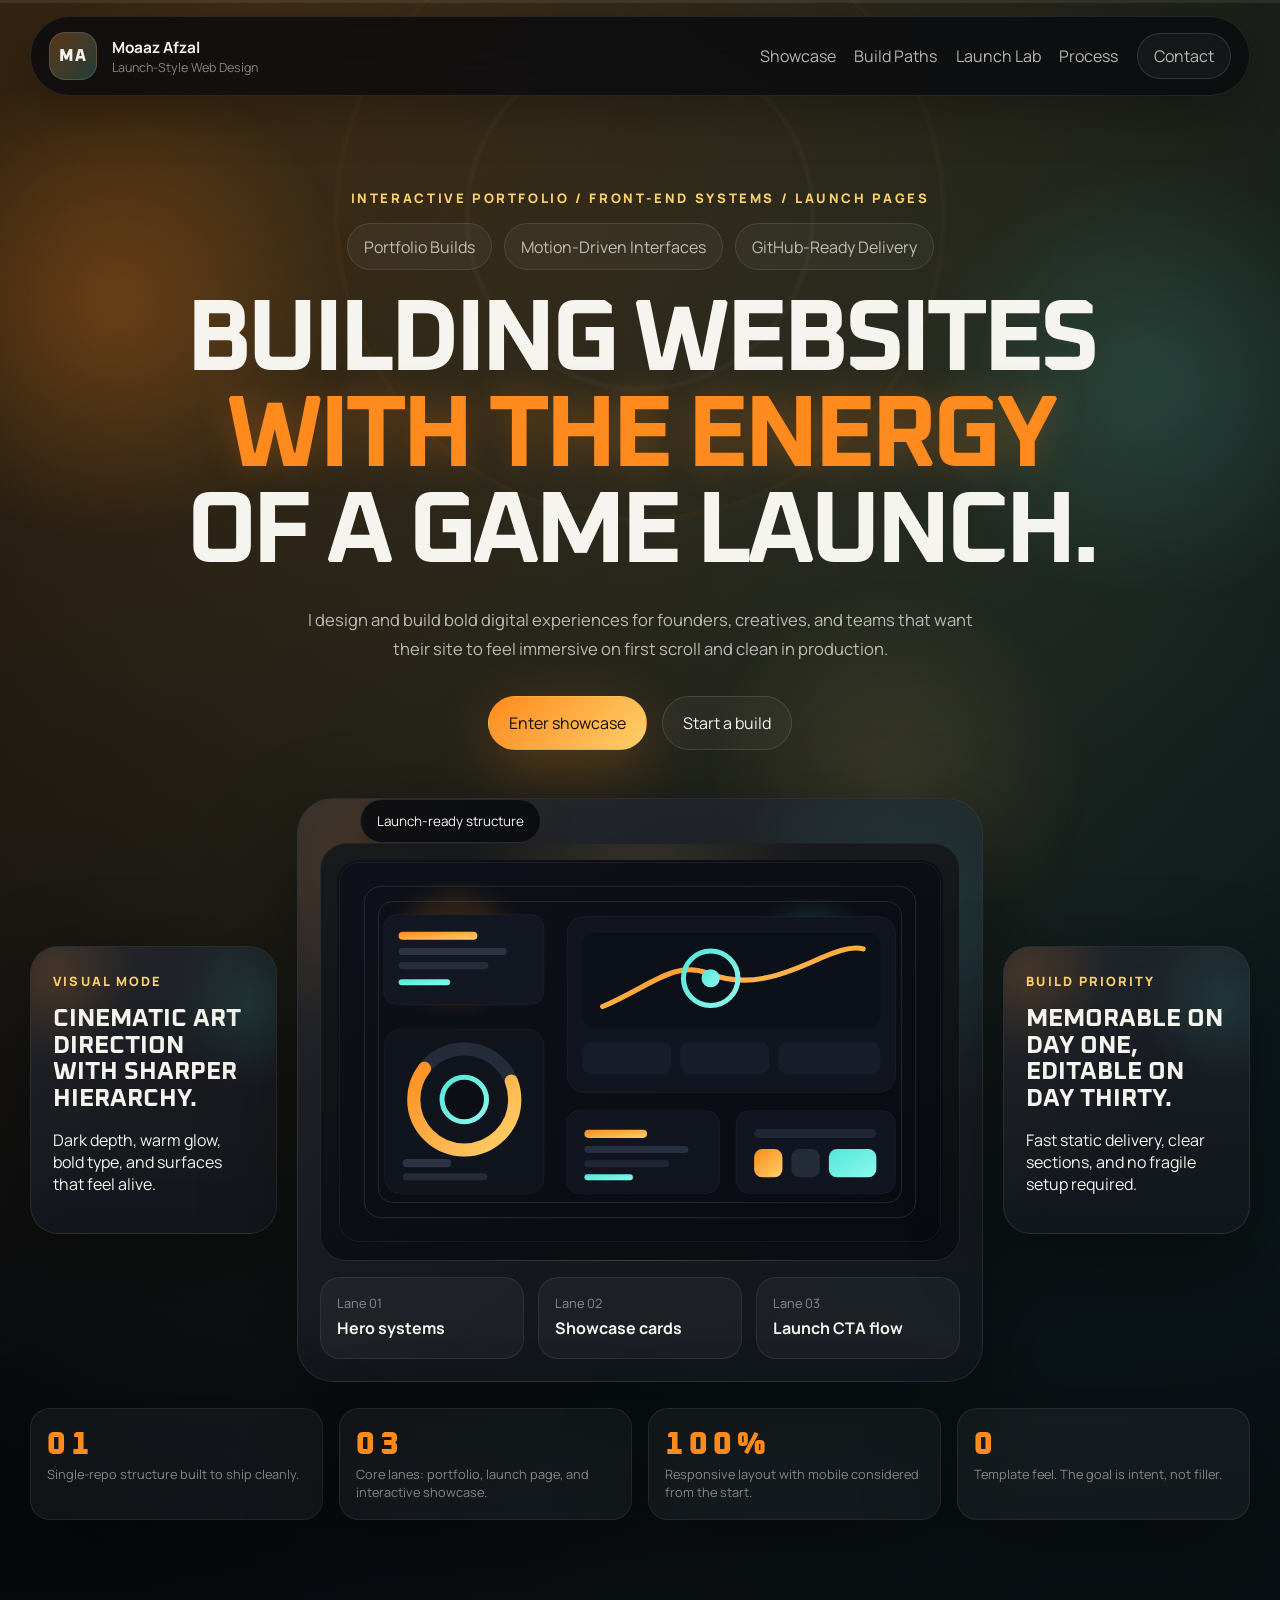
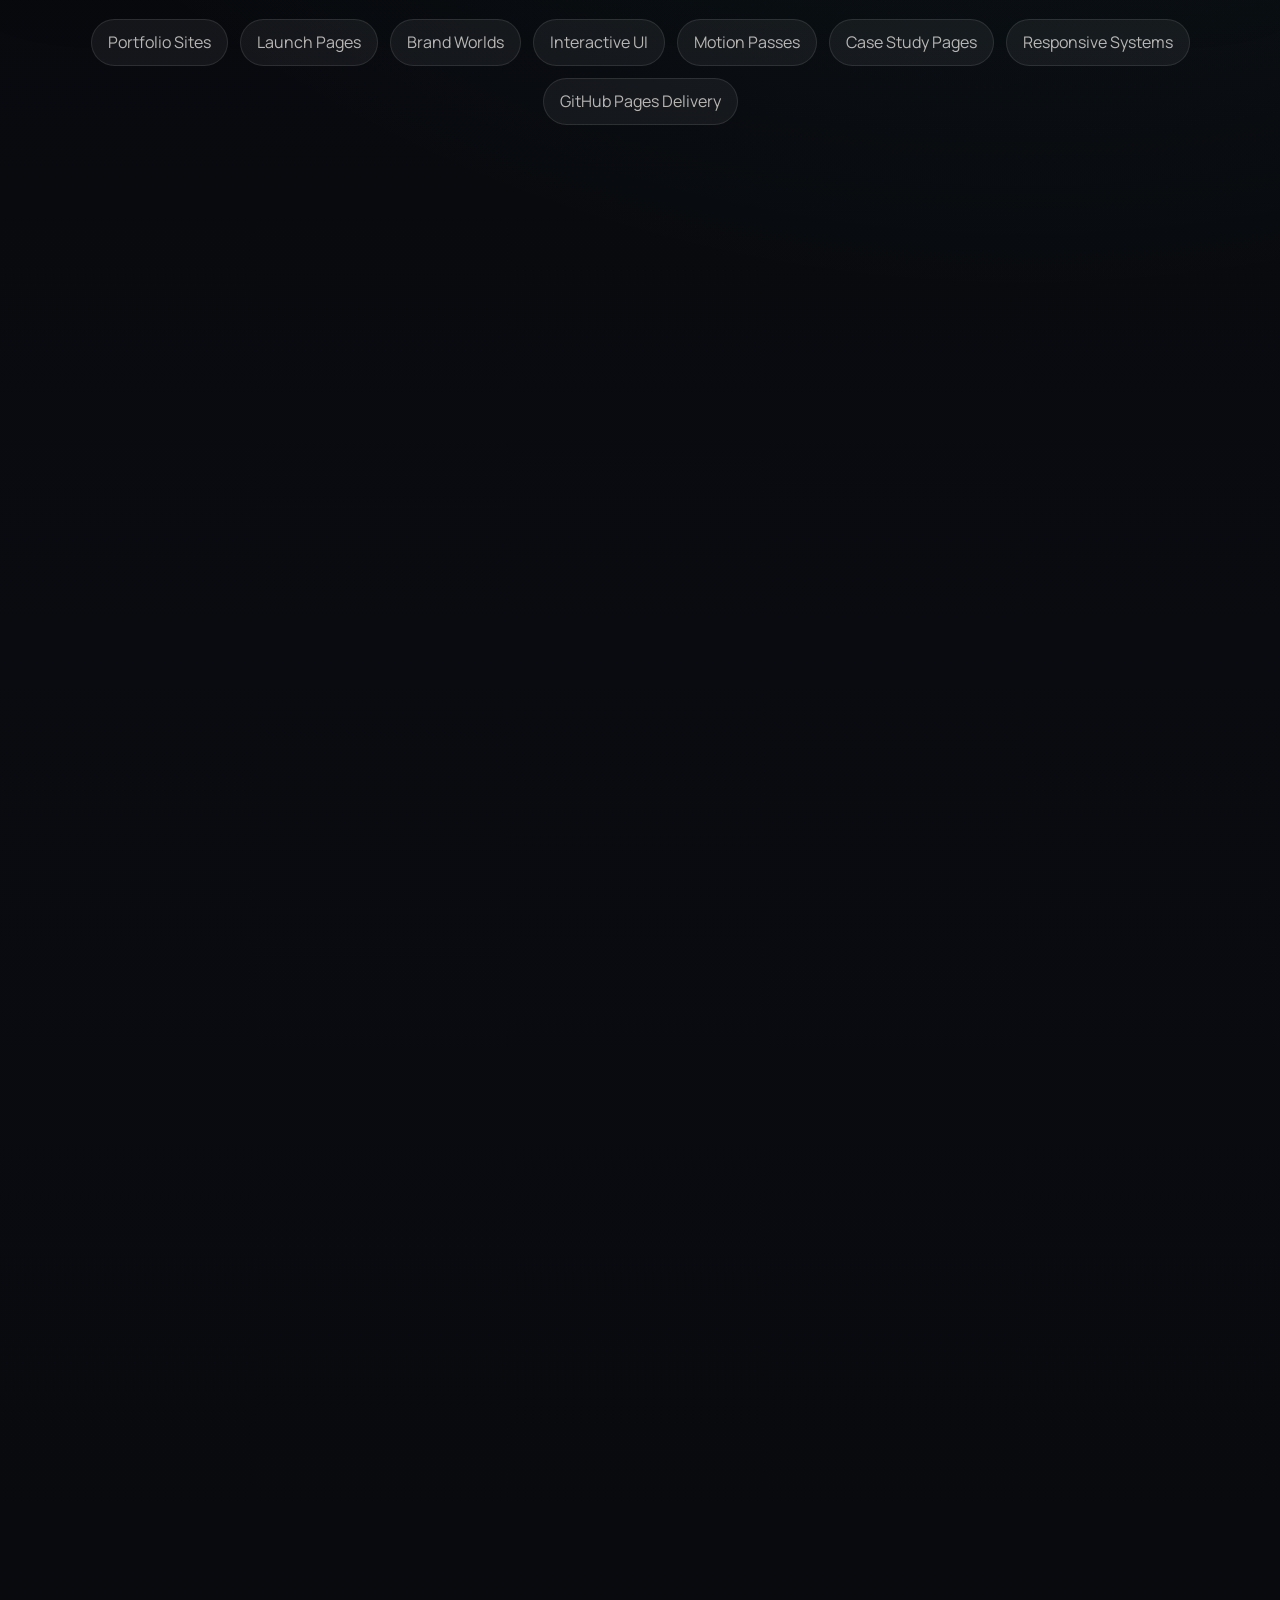
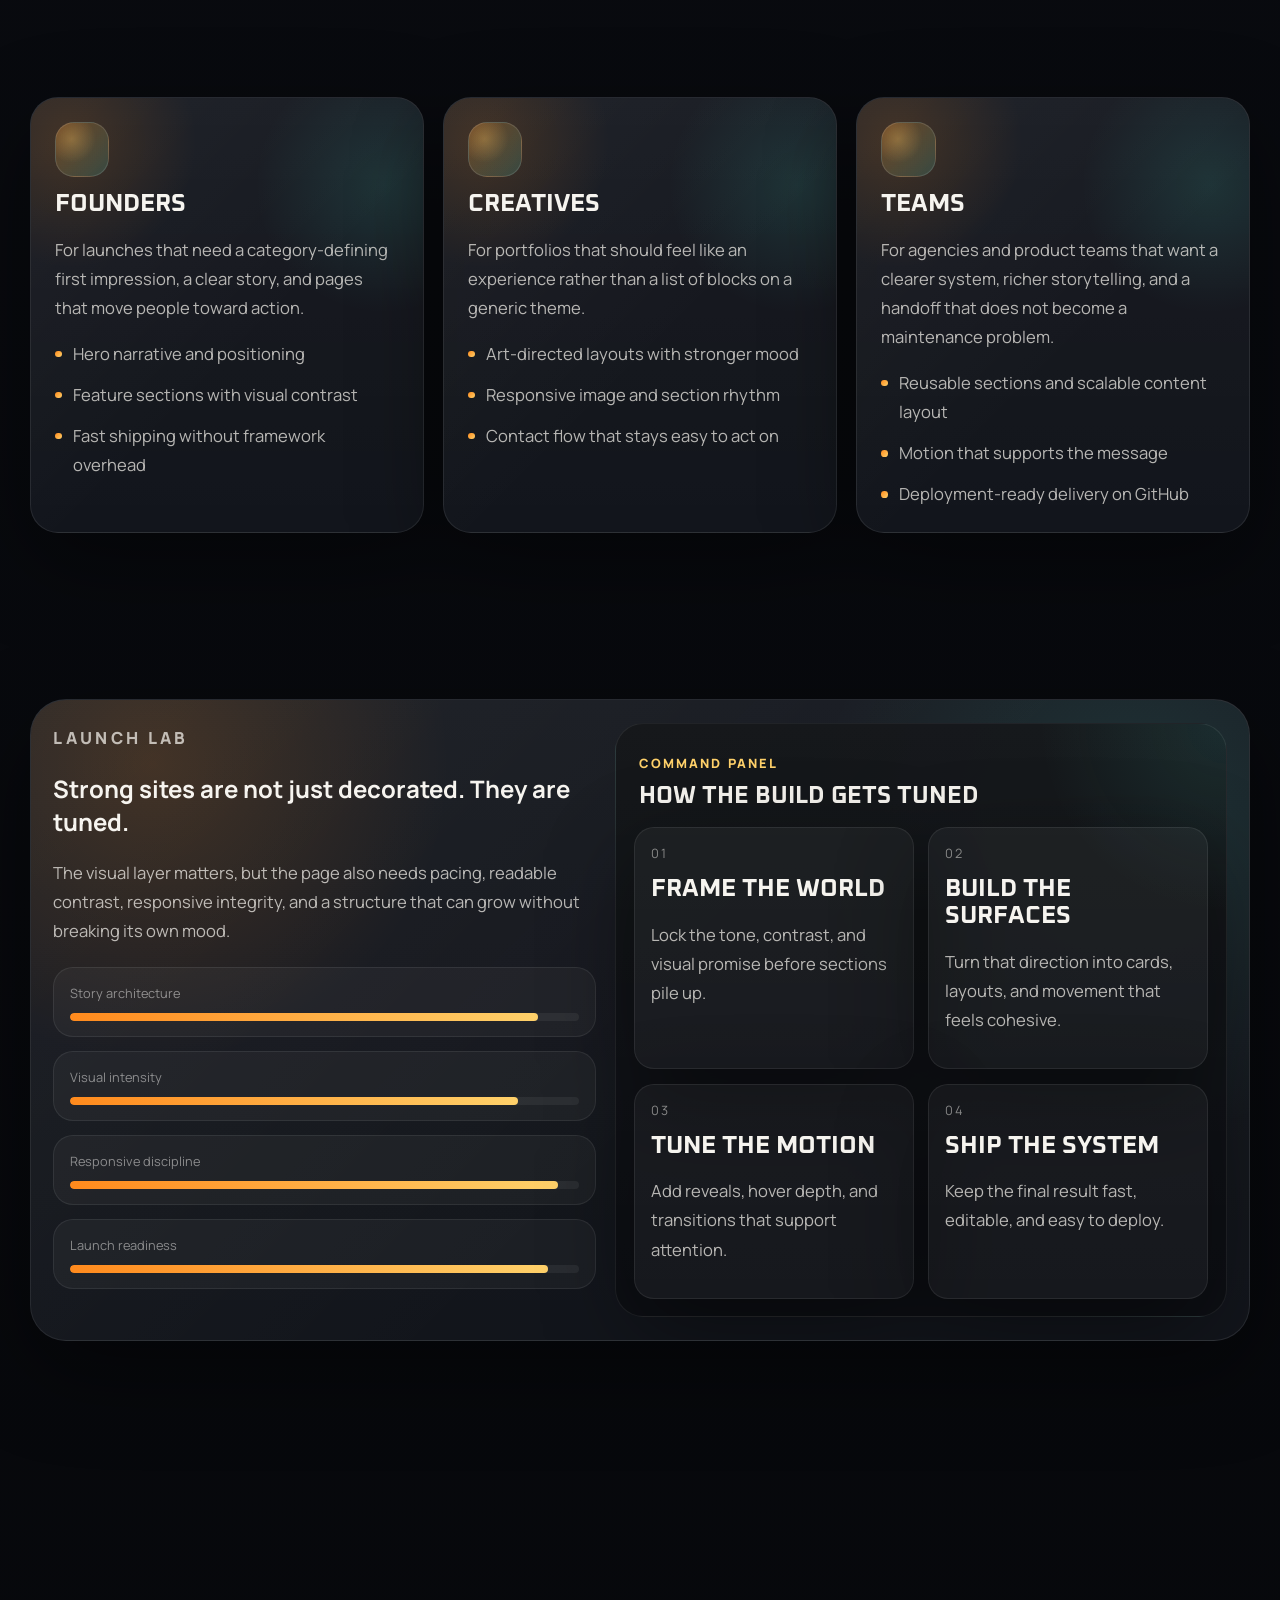
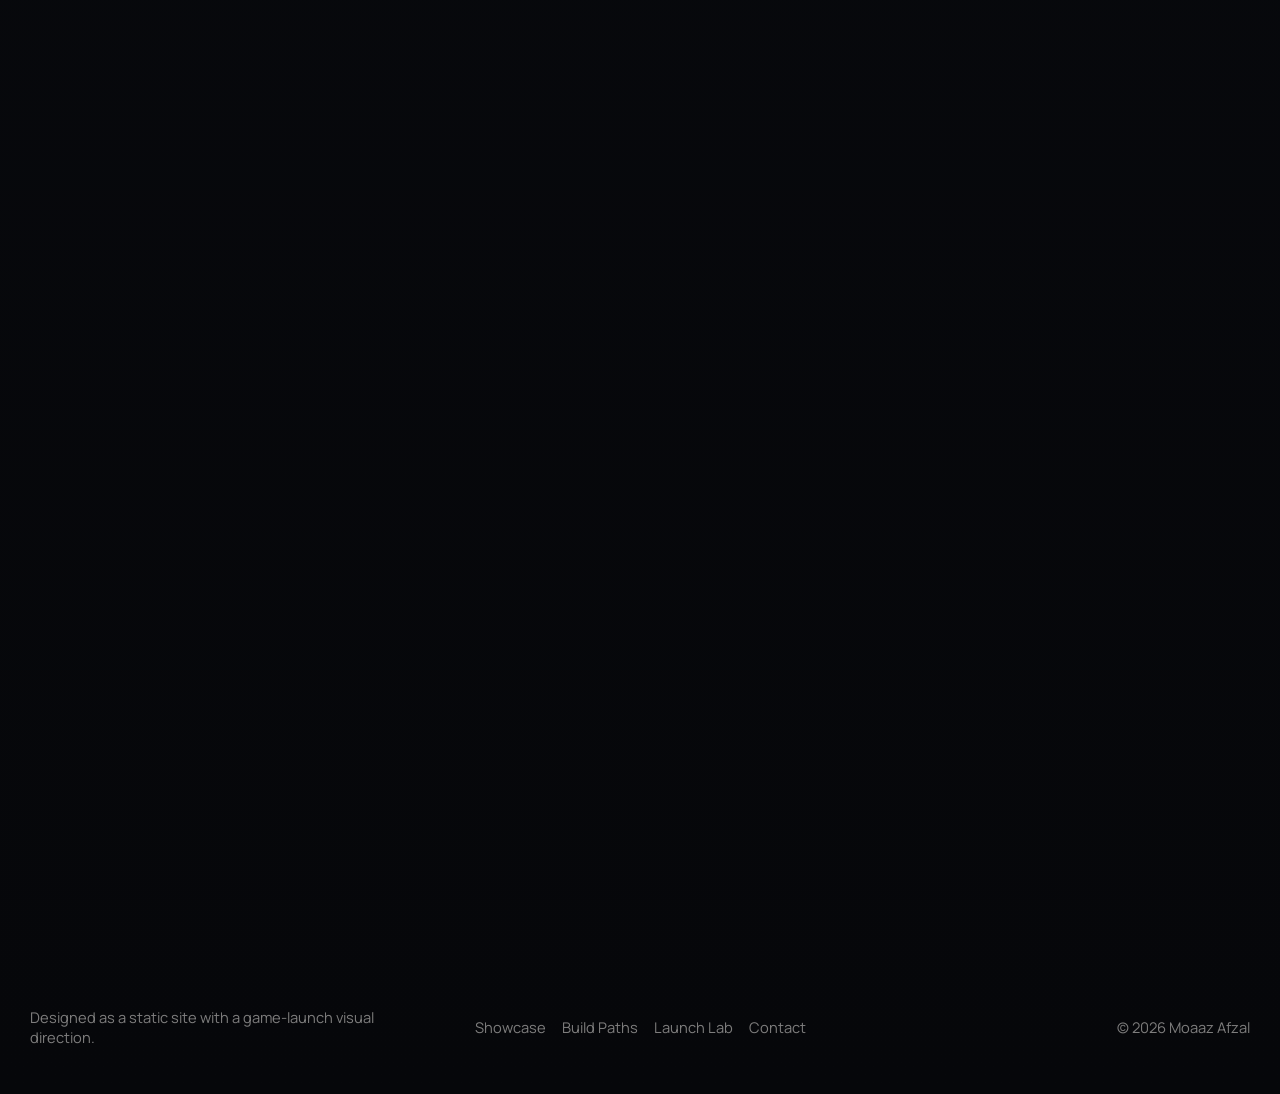
<file: index.html>
<!DOCTYPE html>
<html lang="en">
  <head>
    <meta charset="UTF-8" />
    <meta name="viewport" content="width=device-width, initial-scale=1.0" />
    <title>Moaaz Afzal | Launch-Style Portfolio</title>
    <meta
      name="description"
      content="Moaaz Afzal builds launch-ready portfolio sites, product pages, and cinematic front-end experiences with a bold, game-inspired visual direction."
    />
    <meta property="og:title" content="Moaaz Afzal | Launch-Style Portfolio" />
    <meta
      property="og:description"
      content="Launch-ready portfolio sites, product pages, and cinematic front-end experiences."
    />
    <meta property="og:type" content="website" />
    <link rel="icon" href="assets/favicon.svg" type="image/svg+xml" />
    <link rel="preconnect" href="https://fonts.googleapis.com" />
    <link rel="preconnect" href="https://fonts.gstatic.com" crossorigin />
    <link
      href="https://fonts.googleapis.com/css2?family=Manrope:wght@400;500;600;700;800&family=Oxanium:wght@500;600;700;800&display=swap"
      rel="stylesheet"
    />
    <link rel="stylesheet" href="styles.css" />
    <script defer src="script.js"></script>
  </head>
  <body>
    <div class="backdrop" aria-hidden="true">
      <span class="backdrop-glow glow-a"></span>
      <span class="backdrop-glow glow-b"></span>
      <span class="backdrop-glow glow-c"></span>
      <span class="backdrop-grid"></span>
      <span class="backdrop-rings"></span>
      <span class="backdrop-noise"></span>
    </div>

    <div class="scroll-progress" aria-hidden="true">
      <span id="scroll-progress-bar"></span>
    </div>

    <header class="site-header">
      <a class="brand" href="#top" aria-label="Back to top">
        <span class="brand-mark">MA</span>
        <span class="brand-copy">
          <strong>Moaaz Afzal</strong>
          <small>Launch-Style Web Design</small>
        </span>
      </a>

      <button
        class="menu-toggle"
        type="button"
        aria-expanded="false"
        aria-controls="site-nav"
      >
        Menu
      </button>

      <nav class="site-nav" id="site-nav">
        <a href="#showcase">Showcase</a>
        <a href="#paths">Build Paths</a>
        <a href="#lab">Launch Lab</a>
        <a href="#process">Process</a>
        <a href="#contact" class="nav-pill">Contact</a>
      </nav>
    </header>

    <main>
      <section class="section hero" id="top">
        <div class="hero-intro reveal">
          <p class="eyebrow">Interactive portfolio / front-end systems / launch pages</p>
          <div class="hero-tags">
            <span>Portfolio Builds</span>
            <span>Motion-Driven Interfaces</span>
            <span>GitHub-Ready Delivery</span>
          </div>
          <h1>
            Building websites
            <span>with the energy</span>
            of a game launch.
          </h1>
          <p class="lead">
            I design and build bold digital experiences for founders, creatives, and
            teams that want their site to feel immersive on first scroll and clean
            in production.
          </p>
          <div class="hero-actions">
            <a class="button button-primary" href="#showcase">Enter showcase</a>
            <a class="button button-secondary" href="#contact">Start a build</a>
          </div>
        </div>

        <div class="hero-orbit">
          <article class="float-card float-card-left reveal" data-tilt>
            <span class="micro-label">Visual Mode</span>
            <h2>Cinematic art direction with sharper hierarchy.</h2>
            <p>Dark depth, warm glow, bold type, and surfaces that feel alive.</p>
          </article>

          <article class="hero-stage reveal" data-tilt>
            <span class="stage-chip stage-chip-a">Launch-ready structure</span>
            <span class="stage-chip stage-chip-b">Responsive at every breakpoint</span>
            <div class="stage-screen">
              <img
                class="stage-art"
                src="assets/visual-command.svg"
                alt="Abstract dashboard-style hero illustration"
              />
            </div>
            <div class="stage-track">
              <div>
                <span>Lane 01</span>
                <strong>Hero systems</strong>
              </div>
              <div>
                <span>Lane 02</span>
                <strong>Showcase cards</strong>
              </div>
              <div>
                <span>Lane 03</span>
                <strong>Launch CTA flow</strong>
              </div>
            </div>
          </article>

          <article class="float-card float-card-right reveal" data-tilt>
            <span class="micro-label">Build Priority</span>
            <h2>Memorable on day one, editable on day thirty.</h2>
            <p>Fast static delivery, clear sections, and no fragile setup required.</p>
          </article>
        </div>

        <div class="stat-ribbon reveal">
          <article class="stat-card">
            <strong>01</strong>
            <span>Single-repo structure built to ship cleanly.</span>
          </article>
          <article class="stat-card">
            <strong>03</strong>
            <span>Core lanes: portfolio, launch page, and interactive showcase.</span>
          </article>
          <article class="stat-card">
            <strong>100%</strong>
            <span>Responsive layout with mobile considered from the start.</span>
          </article>
          <article class="stat-card">
            <strong>0</strong>
            <span>Template feel. The goal is intent, not filler.</span>
          </article>
        </div>
      </section>

      <section class="section chip-section reveal" aria-label="Services and categories">
        <div class="chip-cloud">
          <span>Portfolio Sites</span>
          <span>Launch Pages</span>
          <span>Brand Worlds</span>
          <span>Interactive UI</span>
          <span>Motion Passes</span>
          <span>Case Study Pages</span>
          <span>Responsive Systems</span>
          <span>GitHub Pages Delivery</span>
        </div>
      </section>

      <section class="section showcase" id="showcase">
        <div class="section-heading reveal">
          <p class="eyebrow">Showcase</p>
          <h2>Three signature build directions shaped like premium product worlds.</h2>
          <p>
            Inspired by gaming launch pages, but aimed at personal brands, products,
            and ambitious creative teams.
          </p>
        </div>

        <div class="showcase-grid">
          <article class="showcase-card reveal">
            <div class="showcase-media">
              <img
                src="assets/project-atlas.svg"
                alt="Abstract product site preview"
              />
            </div>
            <div class="showcase-copy">
              <p class="card-kicker">Neon Atlas</p>
              <h3>Launch page energy for a product that needs instant momentum.</h3>
              <p>
                A sharp hero, strong proof sections, and a cleaner conversion path
                for founders shipping something new.
              </p>
              <div class="card-tags">
                <span>Product Story</span>
                <span>Motion UI</span>
                <span>Fast Deploy</span>
              </div>
            </div>
          </article>

          <article class="showcase-card reveal">
            <div class="showcase-media">
              <img
                src="assets/project-arena.svg"
                alt="Abstract creative portfolio preview"
              />
            </div>
            <div class="showcase-copy">
              <p class="card-kicker">Arena Signal</p>
              <h3>Portfolio design that feels bigger than a standard personal site.</h3>
              <p>
                Built for creatives who want atmosphere, stronger contrast, and a
                visual identity that does not collapse on mobile.
              </p>
              <div class="card-tags">
                <span>Creative Portfolio</span>
                <span>Bold Typography</span>
                <span>Section Pacing</span>
              </div>
            </div>
          </article>

          <article class="showcase-card reveal">
            <div class="showcase-media">
              <img
                src="assets/project-boss.svg"
                alt="Abstract case-study dashboard preview"
              />
            </div>
            <div class="showcase-copy">
              <p class="card-kicker">Boss Level OS</p>
              <h3>Case-study and dashboard hybrids for teams that need polish and clarity.</h3>
              <p>
                A direction for product teams, agencies, and studios that want richer
                storytelling without sacrificing structure.
              </p>
              <div class="card-tags">
                <span>Case Study</span>
                <span>System UI</span>
                <span>Long Scroll</span>
              </div>
            </div>
          </article>
        </div>
      </section>

      <section class="section build-paths" id="paths">
        <div class="section-heading reveal">
          <p class="eyebrow">Build Paths</p>
          <h2>Different clients need different levels of spectacle, structure, and speed.</h2>
        </div>

        <div class="path-grid">
          <article class="path-card reveal">
            <div class="path-icon"></div>
            <h3>Founders</h3>
            <p>
              For launches that need a category-defining first impression, a clear
              story, and pages that move people toward action.
            </p>
            <ul>
              <li>Hero narrative and positioning</li>
              <li>Feature sections with visual contrast</li>
              <li>Fast shipping without framework overhead</li>
            </ul>
          </article>

          <article class="path-card reveal">
            <div class="path-icon"></div>
            <h3>Creatives</h3>
            <p>
              For portfolios that should feel like an experience rather than a list
              of blocks on a generic theme.
            </p>
            <ul>
              <li>Art-directed layouts with stronger mood</li>
              <li>Responsive image and section rhythm</li>
              <li>Contact flow that stays easy to act on</li>
            </ul>
          </article>

          <article class="path-card reveal">
            <div class="path-icon"></div>
            <h3>Teams</h3>
            <p>
              For agencies and product teams that want a clearer system, richer
              storytelling, and a handoff that does not become a maintenance problem.
            </p>
            <ul>
              <li>Reusable sections and scalable content layout</li>
              <li>Motion that supports the message</li>
              <li>Deployment-ready delivery on GitHub</li>
            </ul>
          </article>
        </div>
      </section>

      <section class="section lab-section" id="lab">
        <div class="lab-shell reveal">
          <div class="lab-copy">
            <p class="eyebrow">Launch Lab</p>
            <h2>Strong sites are not just decorated. They are tuned.</h2>
            <p>
              The visual layer matters, but the page also needs pacing, readable
              contrast, responsive integrity, and a structure that can grow without
              breaking its own mood.
            </p>

            <div class="lab-metrics">
              <div class="lab-metric">
                <span>Story architecture</span>
                <div class="meter-bar"><span style="width: 92%"></span></div>
              </div>
              <div class="lab-metric">
                <span>Visual intensity</span>
                <div class="meter-bar"><span style="width: 88%"></span></div>
              </div>
              <div class="lab-metric">
                <span>Responsive discipline</span>
                <div class="meter-bar"><span style="width: 96%"></span></div>
              </div>
              <div class="lab-metric">
                <span>Launch readiness</span>
                <div class="meter-bar"><span style="width: 94%"></span></div>
              </div>
            </div>
          </div>

          <div class="lab-panel" data-tilt>
            <div class="lab-panel-top">
              <span>Command Panel</span>
              <strong>How the build gets tuned</strong>
            </div>
            <div class="lab-panel-grid">
              <article>
                <span>01</span>
                <h3>Frame the world</h3>
                <p>Lock the tone, contrast, and visual promise before sections pile up.</p>
              </article>
              <article>
                <span>02</span>
                <h3>Build the surfaces</h3>
                <p>Turn that direction into cards, layouts, and movement that feels cohesive.</p>
              </article>
              <article>
                <span>03</span>
                <h3>Tune the motion</h3>
                <p>Add reveals, hover depth, and transitions that support attention.</p>
              </article>
              <article>
                <span>04</span>
                <h3>Ship the system</h3>
                <p>Keep the final result fast, editable, and easy to deploy.</p>
              </article>
            </div>
          </div>
        </div>
      </section>

      <section class="section process-section" id="process">
        <div class="section-heading reveal">
          <p class="eyebrow">Process</p>
          <h2>A production flow built for visual ambition without chaos.</h2>
        </div>

        <div class="process-grid">
          <article class="process-card reveal">
            <span>01</span>
            <h3>Signal</h3>
            <p>Clarify what the site needs to communicate in its first few seconds.</p>
          </article>
          <article class="process-card reveal">
            <span>02</span>
            <h3>Worldbuilding</h3>
            <p>Shape the interface, color logic, and content rhythm around that signal.</p>
          </article>
          <article class="process-card reveal">
            <span>03</span>
            <h3>Systems</h3>
            <p>Translate the direction into a responsive front-end that still feels premium.</p>
          </article>
          <article class="process-card reveal">
            <span>04</span>
            <h3>Launch</h3>
            <p>Deliver the final build with clean structure, deploy support, and no dead weight.</p>
          </article>
        </div>
      </section>

      <section class="section contact-section" id="contact">
        <div class="contact-shell reveal">
          <div class="contact-copy">
            <p class="eyebrow">Contact</p>
            <h2>Ready to launch a site that actually feels alive?</h2>
            <p>
              If you want something darker, sharper, and more cinematic than a
              standard portfolio template, start here.
            </p>
          </div>

          <div class="contact-actions">
            <a class="button button-primary" href="mailto:afzalmoaaz3@gmail.com">
              afzalmoaaz3@gmail.com
            </a>
            <button class="button button-secondary" id="copy-email" type="button">
              Copy email
            </button>
            <a
              class="contact-link"
              href="https://github.com/moaazafzal"
              target="_blank"
              rel="noreferrer"
            >
              github.com/moaazafzal
            </a>
          </div>
        </div>
      </section>
    </main>

    <footer class="site-footer">
      <p>Designed as a static site with a game-launch visual direction.</p>
      <nav>
        <a href="#showcase">Showcase</a>
        <a href="#paths">Build Paths</a>
        <a href="#lab">Launch Lab</a>
        <a href="#contact">Contact</a>
      </nav>
      <p>&copy; <span id="year"></span> Moaaz Afzal</p>
    </footer>
  </body>
</html>
</file>
<file: styles.css>
:root {
  --bg: #06070a;
  --bg-deep: #0a0d12;
  --surface: rgba(15, 18, 26, 0.84);
  --surface-soft: rgba(20, 25, 34, 0.68);
  --surface-strong: rgba(10, 12, 18, 0.94);
  --line: rgba(255, 255, 255, 0.09);
  --text: #f6f4ef;
  --muted: rgba(246, 244, 239, 0.72);
  --muted-soft: rgba(246, 244, 239, 0.5);
  --accent: #ff8a1d;
  --accent-bright: #ffd16a;
  --accent-cool: #52e7d8;
  --shadow: 0 30px 90px rgba(0, 0, 0, 0.42);
  --radius-xl: 36px;
  --radius-lg: 28px;
  --radius-md: 20px;
  --max-width: 1220px;
}

*,
*::before,
*::after {
  box-sizing: border-box;
}

html {
  scroll-behavior: smooth;
}

body {
  margin: 0;
  min-height: 100vh;
  color: var(--text);
  font-family: "Manrope", sans-serif;
  background:
    radial-gradient(circle at 20% 0%, rgba(255, 138, 29, 0.22), transparent 24%),
    radial-gradient(circle at 80% 8%, rgba(82, 231, 216, 0.12), transparent 26%),
    linear-gradient(180deg, #050608 0%, #090b10 38%, #06070a 100%);
  overflow-x: hidden;
}

::selection {
  background: rgba(255, 138, 29, 0.36);
  color: #fff;
}

a {
  color: inherit;
  text-decoration: none;
}

button,
a.button {
  font: inherit;
}

img {
  display: block;
  max-width: 100%;
}

.backdrop {
  position: fixed;
  inset: 0;
  z-index: -1;
  overflow: hidden;
  pointer-events: none;
}

.backdrop-glow {
  position: absolute;
  border-radius: 999px;
  filter: blur(18px);
  opacity: 0.85;
  animation: drift 20s ease-in-out infinite;
}

.glow-a {
  width: 30rem;
  height: 30rem;
  left: -8rem;
  top: 4rem;
  background: radial-gradient(circle, rgba(255, 138, 29, 0.32), transparent 70%);
}

.glow-b {
  width: 28rem;
  height: 28rem;
  right: -6rem;
  top: 10rem;
  background: radial-gradient(circle, rgba(82, 231, 216, 0.18), transparent 72%);
  animation-delay: -7s;
}

.glow-c {
  width: 24rem;
  height: 24rem;
  left: 55%;
  bottom: -4rem;
  background: radial-gradient(circle, rgba(255, 209, 106, 0.14), transparent 72%);
  animation-delay: -12s;
}

.backdrop-grid,
.backdrop-rings,
.backdrop-noise {
  position: absolute;
  inset: 0;
}

.backdrop-grid {
  background-image:
    linear-gradient(rgba(255, 255, 255, 0.04) 1px, transparent 1px),
    linear-gradient(90deg, rgba(255, 255, 255, 0.04) 1px, transparent 1px);
  background-size: 6rem 6rem;
  mask-image: linear-gradient(180deg, rgba(0, 0, 0, 0.84), transparent 88%);
  opacity: 0.14;
}

.backdrop-rings {
  background:
    radial-gradient(circle at 50% 24%, transparent 0 18%, rgba(255, 255, 255, 0.06) 18.4%, transparent 19%),
    radial-gradient(circle at 50% 24%, transparent 0 32%, rgba(255, 138, 29, 0.08) 32.3%, transparent 33%);
  opacity: 0.6;
}

.backdrop-noise {
  background-image: radial-gradient(rgba(255, 255, 255, 0.12) 0.6px, transparent 0.6px);
  background-size: 12px 12px;
  opacity: 0.03;
}

.scroll-progress {
  position: fixed;
  inset: 0 0 auto;
  height: 3px;
  background: rgba(255, 255, 255, 0.08);
  z-index: 60;
}

#scroll-progress-bar {
  display: block;
  width: 0;
  height: 100%;
  background: linear-gradient(90deg, var(--accent), var(--accent-bright));
  box-shadow: 0 0 20px rgba(255, 138, 29, 0.35);
}

.site-header,
.section,
.site-footer {
  width: min(calc(100% - 2rem), var(--max-width));
  margin: 0 auto;
}

.site-header {
  position: sticky;
  top: 1rem;
  z-index: 40;
  display: flex;
  align-items: center;
  justify-content: space-between;
  gap: 1rem;
  margin-top: 1rem;
  padding: 0.95rem 1.15rem;
  border: 1px solid var(--line);
  border-radius: 999px;
  background: rgba(8, 10, 15, 0.78);
  backdrop-filter: blur(18px);
  box-shadow: 0 18px 48px rgba(0, 0, 0, 0.28);
}

.brand {
  display: flex;
  align-items: center;
  gap: 0.9rem;
}

.brand-mark {
  display: grid;
  place-items: center;
  width: 3rem;
  height: 3rem;
  border-radius: 1rem;
  border: 1px solid rgba(255, 255, 255, 0.12);
  background:
    linear-gradient(135deg, rgba(255, 138, 29, 0.28), rgba(82, 231, 216, 0.18)),
    rgba(255, 255, 255, 0.04);
  font-family: "Oxanium", sans-serif;
  font-weight: 800;
  letter-spacing: 0.06em;
}

.brand-copy {
  display: flex;
  flex-direction: column;
  gap: 0.08rem;
}

.brand-copy strong {
  font-size: 0.96rem;
}

.brand-copy small {
  color: var(--muted-soft);
  font-size: 0.78rem;
}

.site-nav {
  display: flex;
  align-items: center;
  gap: 1.15rem;
}

.site-nav a {
  color: var(--muted);
  transition: color 180ms ease;
}

.site-nav a:hover,
.site-nav a:focus-visible {
  color: var(--text);
}

.nav-pill {
  padding: 0.68rem 1rem;
  border-radius: 999px;
  border: 1px solid rgba(255, 255, 255, 0.12);
  background: rgba(255, 255, 255, 0.04);
}

.menu-toggle {
  display: none;
  padding: 0.75rem 1rem;
  border: 1px solid var(--line);
  border-radius: 999px;
  background: rgba(255, 255, 255, 0.04);
  color: var(--text);
  cursor: pointer;
}

.section {
  padding: 5.2rem 0;
}

.hero {
  padding-top: 5.8rem;
}

.hero-intro,
.section-heading {
  text-align: center;
}

.eyebrow {
  margin: 0 0 1rem;
  color: var(--accent-bright);
  font-size: 0.82rem;
  font-weight: 800;
  letter-spacing: 0.2em;
  text-transform: uppercase;
}

.hero-tags,
.chip-cloud,
.card-tags {
  display: flex;
  flex-wrap: wrap;
  justify-content: center;
  gap: 0.75rem;
}

.hero-tags {
  margin-bottom: 1.4rem;
}

.hero-tags span,
.chip-cloud span,
.card-tags span {
  padding: 0.72rem 1rem;
  border-radius: 999px;
  border: 1px solid rgba(255, 255, 255, 0.1);
  background: rgba(255, 255, 255, 0.04);
  color: var(--muted);
}

.hero h1,
.section-heading h2,
.contact-copy h2,
.not-found-card h1 {
  margin: 0;
  font-family: "Oxanium", sans-serif;
  font-size: clamp(3rem, 8vw, 6.6rem);
  line-height: 0.94;
  letter-spacing: -0.05em;
  text-transform: uppercase;
}

.hero h1 span {
  display: block;
  color: var(--accent);
  text-shadow: 0 0 34px rgba(255, 138, 29, 0.28);
}

.lead,
.section-heading p:last-child,
.showcase-copy p,
.path-card p,
.path-card li,
.lab-copy p,
.lab-panel p,
.process-card p,
.contact-copy p,
.not-found-card p {
  color: var(--muted);
  line-height: 1.75;
  font-size: 1.04rem;
}

.lead {
  max-width: 44rem;
  margin: 1.5rem auto 0;
}

.hero-actions,
.contact-actions {
  display: flex;
  flex-wrap: wrap;
  justify-content: center;
  gap: 0.95rem;
  margin-top: 2rem;
}

.button {
  display: inline-flex;
  align-items: center;
  justify-content: center;
  min-height: 3.35rem;
  padding: 0.95rem 1.25rem;
  border-radius: 999px;
  border: 1px solid transparent;
  cursor: pointer;
  transition:
    transform 180ms ease,
    box-shadow 180ms ease,
    background 180ms ease,
    border-color 180ms ease;
}

.button:hover,
.button:focus-visible {
  transform: translateY(-2px);
}

.button-primary {
  background: linear-gradient(135deg, var(--accent), var(--accent-bright));
  color: #160d05;
  font-weight: 800;
  box-shadow: 0 18px 60px rgba(255, 138, 29, 0.28);
}

.button-secondary {
  background: rgba(255, 255, 255, 0.04);
  border-color: rgba(255, 255, 255, 0.12);
  color: var(--text);
}

.hero-orbit {
  position: relative;
  display: grid;
  grid-template-columns: minmax(0, 0.36fr) minmax(0, 1fr) minmax(0, 0.36fr);
  gap: 1.25rem;
  align-items: center;
  margin-top: 3rem;
}

.float-card,
.hero-stage,
.stat-card,
.showcase-card,
.path-card,
.lab-shell,
.lab-panel article,
.process-card,
.contact-shell,
.not-found-card {
  position: relative;
  overflow: hidden;
  border: 1px solid rgba(255, 255, 255, 0.09);
  background:
    linear-gradient(180deg, rgba(255, 255, 255, 0.05), rgba(255, 255, 255, 0.02)),
    var(--surface);
  box-shadow: var(--shadow);
}

.float-card::before,
.hero-stage::before,
.showcase-card::before,
.path-card::before,
.lab-shell::before,
.contact-shell::before,
.not-found-card::before {
  content: "";
  position: absolute;
  inset: 0;
  background:
    radial-gradient(circle at 10% 10%, rgba(255, 138, 29, 0.16), transparent 24%),
    radial-gradient(circle at 90% 20%, rgba(82, 231, 216, 0.12), transparent 26%),
    linear-gradient(135deg, rgba(255, 255, 255, 0.04), transparent 58%);
  pointer-events: none;
}

.float-card {
  min-height: 15rem;
  padding: 1.4rem;
  border-radius: var(--radius-lg);
  transform-style: preserve-3d;
  transition: transform 220ms ease;
}

.micro-label,
.card-kicker,
.path-card span,
.lab-panel-top span,
.lab-panel article span,
.process-card span,
.stat-card strong {
  letter-spacing: 0.16em;
  text-transform: uppercase;
}

.micro-label,
.card-kicker,
.path-card span,
.lab-panel-top span {
  color: var(--accent-bright);
  font-size: 0.8rem;
  font-weight: 800;
}

.float-card h2,
.showcase-copy h3,
.path-card h3,
.lab-panel article h3,
.process-card h3 {
  margin: 0.9rem 0 0.8rem;
  font-family: "Oxanium", sans-serif;
  font-size: 1.55rem;
  line-height: 1.08;
  text-transform: uppercase;
}

.hero-stage {
  border-radius: var(--radius-xl);
  padding: 1.4rem;
  transform-style: preserve-3d;
  transition: transform 220ms ease;
}

.stage-screen {
  position: relative;
  border-radius: calc(var(--radius-xl) - 10px);
  background:
    radial-gradient(circle at 50% 10%, rgba(255, 209, 106, 0.14), transparent 35%),
    linear-gradient(180deg, rgba(255, 255, 255, 0.06), rgba(255, 255, 255, 0.02)),
    rgba(7, 9, 14, 0.92);
  border: 1px solid rgba(255, 255, 255, 0.08);
  padding: 1rem;
}

.stage-screen::after {
  content: "";
  position: absolute;
  inset: 1.1rem;
  border: 1px solid rgba(255, 255, 255, 0.06);
  border-radius: calc(var(--radius-lg) - 8px);
  pointer-events: none;
}

.stage-art {
  width: 100%;
  border-radius: calc(var(--radius-lg) - 8px);
}

.stage-chip {
  position: absolute;
  z-index: 2;
  padding: 0.75rem 1rem;
  border-radius: 999px;
  border: 1px solid rgba(255, 255, 255, 0.12);
  background: rgba(7, 9, 14, 0.84);
  color: var(--text);
  font-size: 0.84rem;
  box-shadow: 0 16px 34px rgba(0, 0, 0, 0.24);
}

.stage-chip-a {
  top: -0.75rem;
  left: 2.5rem;
}

.stage-chip-b {
  right: 2rem;
  bottom: 8rem;
}

.stage-track {
  position: relative;
  z-index: 1;
  display: grid;
  grid-template-columns: repeat(3, minmax(0, 1fr));
  gap: 0.85rem;
  margin-top: 1rem;
}

.stage-track div,
.stat-card,
.lab-panel article,
.process-card {
  padding: 1rem 1rem 1.1rem;
  border-radius: var(--radius-md);
  background: rgba(255, 255, 255, 0.04);
  border: 1px solid rgba(255, 255, 255, 0.08);
}

.stage-track span,
.stat-card span,
.lab-metric span,
.lab-panel article span,
.process-card span {
  display: block;
  color: var(--muted-soft);
  font-size: 0.8rem;
}

.stage-track strong {
  display: block;
  margin-top: 0.35rem;
  line-height: 1.45;
}

.stat-ribbon {
  display: grid;
  grid-template-columns: repeat(4, minmax(0, 1fr));
  gap: 1rem;
  margin-top: 1.6rem;
}

.stat-card {
  border-radius: var(--radius-md);
}

.stat-card strong {
  display: block;
  color: var(--accent);
  font-family: "Oxanium", sans-serif;
  font-size: 2rem;
  font-weight: 800;
}

.chip-section {
  padding-top: 1rem;
}

.chip-cloud span {
  background: rgba(255, 255, 255, 0.05);
}

.section-heading {
  max-width: 50rem;
  margin: 0 auto 2.25rem;
}

.section-heading h2,
.contact-copy h2,
.not-found-card h1 {
  font-size: clamp(2.2rem, 4.8vw, 4.2rem);
}

.showcase-grid,
.path-grid,
.process-grid {
  display: grid;
  gap: 1.2rem;
}

.showcase-grid {
  grid-template-columns: repeat(3, minmax(0, 1fr));
}

.showcase-card {
  border-radius: var(--radius-xl);
}

.float-card > *,
.hero-stage > *,
.showcase-card > *,
.path-card > *,
.lab-shell > *,
.lab-panel > *,
.contact-shell > *,
.not-found-card > * {
  position: relative;
  z-index: 1;
}

.showcase-media {
  padding: 1.1rem 1.1rem 0;
}

.showcase-media img {
  width: 100%;
  border-radius: calc(var(--radius-lg) - 8px);
  border: 1px solid rgba(255, 255, 255, 0.08);
}

.showcase-copy {
  padding: 1.35rem;
}

.card-kicker {
  margin: 0 0 0.8rem;
}

.card-tags {
  justify-content: flex-start;
  margin-top: 1rem;
}

.card-tags span {
  padding: 0.6rem 0.9rem;
  font-size: 0.88rem;
}

.path-grid {
  grid-template-columns: repeat(3, minmax(0, 1fr));
}

.path-card {
  padding: 1.5rem;
  border-radius: var(--radius-lg);
}

.path-icon {
  width: 3.4rem;
  height: 3.4rem;
  border-radius: 1.2rem;
  border: 1px solid rgba(255, 255, 255, 0.12);
  background:
    radial-gradient(circle at 30% 30%, rgba(255, 209, 106, 0.28), transparent 46%),
    linear-gradient(135deg, rgba(255, 138, 29, 0.24), rgba(82, 231, 216, 0.16));
}

.path-card ul {
  margin: 1rem 0 0;
  padding: 0;
  list-style: none;
  display: grid;
  gap: 0.75rem;
}

.path-card li {
  position: relative;
  padding-left: 1.1rem;
}

.path-card li::before {
  content: "";
  position: absolute;
  left: 0;
  top: 0.75rem;
  width: 0.42rem;
  height: 0.42rem;
  border-radius: 50%;
  background: linear-gradient(135deg, var(--accent), var(--accent-bright));
}

.lab-shell {
  display: grid;
  grid-template-columns: minmax(0, 0.94fr) minmax(0, 1.06fr);
  gap: 1.2rem;
  padding: 1.4rem;
  border-radius: var(--radius-xl);
}

.lab-copy,
.lab-panel {
  position: relative;
  z-index: 1;
}

.lab-metrics {
  display: grid;
  gap: 0.9rem;
  margin-top: 1.4rem;
}

.lab-metric {
  padding: 0.95rem 1rem;
  border-radius: var(--radius-md);
  background: rgba(255, 255, 255, 0.04);
  border: 1px solid rgba(255, 255, 255, 0.08);
}

.meter-bar {
  width: 100%;
  height: 0.5rem;
  margin-top: 0.7rem;
  border-radius: 999px;
  background: rgba(255, 255, 255, 0.06);
  overflow: hidden;
}

.meter-bar span {
  display: block;
  height: 100%;
  border-radius: inherit;
  background: linear-gradient(90deg, var(--accent), var(--accent-bright));
}

.lab-panel {
  padding: 1.1rem;
  border-radius: calc(var(--radius-xl) - 8px);
  background:
    radial-gradient(circle at top right, rgba(82, 231, 216, 0.1), transparent 22%),
    linear-gradient(180deg, rgba(255, 255, 255, 0.05), rgba(255, 255, 255, 0.02)),
    rgba(8, 10, 15, 0.92);
  border: 1px solid rgba(255, 255, 255, 0.08);
  transform-style: preserve-3d;
  transition: transform 220ms ease;
}

.lab-panel-top {
  padding: 0.6rem 0.35rem 1rem;
}

.lab-panel-top strong {
  display: block;
  margin-top: 0.5rem;
  font-family: "Oxanium", sans-serif;
  font-size: 1.5rem;
  text-transform: uppercase;
}

.lab-panel-grid {
  display: grid;
  grid-template-columns: repeat(2, minmax(0, 1fr));
  gap: 0.9rem;
}

.process-grid {
  grid-template-columns: repeat(4, minmax(0, 1fr));
}

.process-card {
  min-height: 14rem;
}

.process-card span {
  color: var(--accent);
  font-family: "Oxanium", sans-serif;
  font-size: 1.4rem;
  font-weight: 800;
}

.contact-shell {
  display: grid;
  grid-template-columns: minmax(0, 1.1fr) minmax(0, 0.9fr);
  gap: 1.2rem;
  padding: 1.7rem;
  border-radius: var(--radius-xl);
}

.contact-link {
  display: inline-flex;
  align-items: center;
  color: var(--accent-bright);
  font-weight: 700;
}

.site-footer {
  display: grid;
  grid-template-columns: repeat(3, minmax(0, 1fr));
  gap: 1rem;
  align-items: center;
  padding: 0 0 2rem;
  color: var(--muted-soft);
  font-size: 0.92rem;
}

.site-footer nav {
  display: flex;
  justify-content: center;
  flex-wrap: wrap;
  gap: 1rem;
}

.site-footer p:last-child {
  text-align: right;
}

.not-found-page {
  display: grid;
  place-items: center;
  min-height: 100vh;
}

.not-found-card {
  width: min(calc(100% - 2rem), 44rem);
  padding: 1.8rem;
  border-radius: var(--radius-xl);
}

.reveal {
  opacity: 0;
  transform: translateY(34px);
  transition:
    opacity 700ms ease,
    transform 700ms ease;
}

.reveal.is-visible {
  opacity: 1;
  transform: translateY(0);
}

@keyframes drift {
  0%,
  100% {
    transform: translate3d(0, 0, 0);
  }
  50% {
    transform: translate3d(0, 16px, 0);
  }
}

@media (max-width: 1120px) {
  .hero-orbit,
  .lab-shell,
  .contact-shell,
  .showcase-grid,
  .path-grid,
  .process-grid {
    grid-template-columns: 1fr;
  }

  .hero-stage {
    order: -1;
  }

  .stage-track,
  .stat-ribbon {
    grid-template-columns: repeat(2, minmax(0, 1fr));
  }
}

@media (max-width: 860px) {
  .menu-toggle {
    display: inline-flex;
  }

  .site-header {
    align-items: flex-start;
    border-radius: 1.5rem;
  }

  .site-nav {
    position: absolute;
    top: calc(100% + 0.8rem);
    right: 0;
    left: 0;
    display: none;
    flex-direction: column;
    align-items: flex-start;
    padding: 1rem;
    border: 1px solid var(--line);
    border-radius: 1.5rem;
    background: rgba(8, 10, 15, 0.96);
  }

  .site-nav.is-open {
    display: flex;
  }

  .hero {
    padding-top: 4.4rem;
  }

  .stage-chip {
    position: static;
    display: inline-flex;
    margin: 0 0 0.8rem;
  }

  .site-footer {
    grid-template-columns: 1fr;
  }

  .site-footer nav,
  .site-footer p:last-child {
    justify-content: flex-start;
    text-align: left;
  }
}

@media (max-width: 640px) {
  .site-header,
  .section,
  .site-footer {
    width: min(calc(100% - 1.25rem), var(--max-width));
  }

  .section {
    padding: 4rem 0;
  }

  .hero h1,
  .section-heading h2,
  .contact-copy h2,
  .not-found-card h1 {
    font-size: clamp(2.4rem, 12vw, 4rem);
  }

  .hero-actions,
  .contact-actions {
    flex-direction: column;
    align-items: stretch;
  }

  .button {
    width: 100%;
  }

  .stage-track,
  .stat-ribbon,
  .lab-panel-grid {
    grid-template-columns: 1fr;
  }

  .hero-tags,
  .chip-cloud,
  .card-tags {
    justify-content: flex-start;
  }

  .hero-intro,
  .section-heading {
    text-align: left;
  }

  .lead {
    margin-left: 0;
    margin-right: 0;
  }

  .float-card,
  .hero-stage,
  .showcase-copy,
  .path-card,
  .lab-shell,
  .lab-panel,
  .process-card,
  .contact-shell,
  .not-found-card {
    padding-left: 1.2rem;
    padding-right: 1.2rem;
  }
}

@media (prefers-reduced-motion: reduce) {
  html {
    scroll-behavior: auto;
  }

  *,
  *::before,
  *::after {
    animation: none !important;
    transition: none !important;
  }

  .reveal {
    opacity: 1;
    transform: none;
  }
}
</file>
